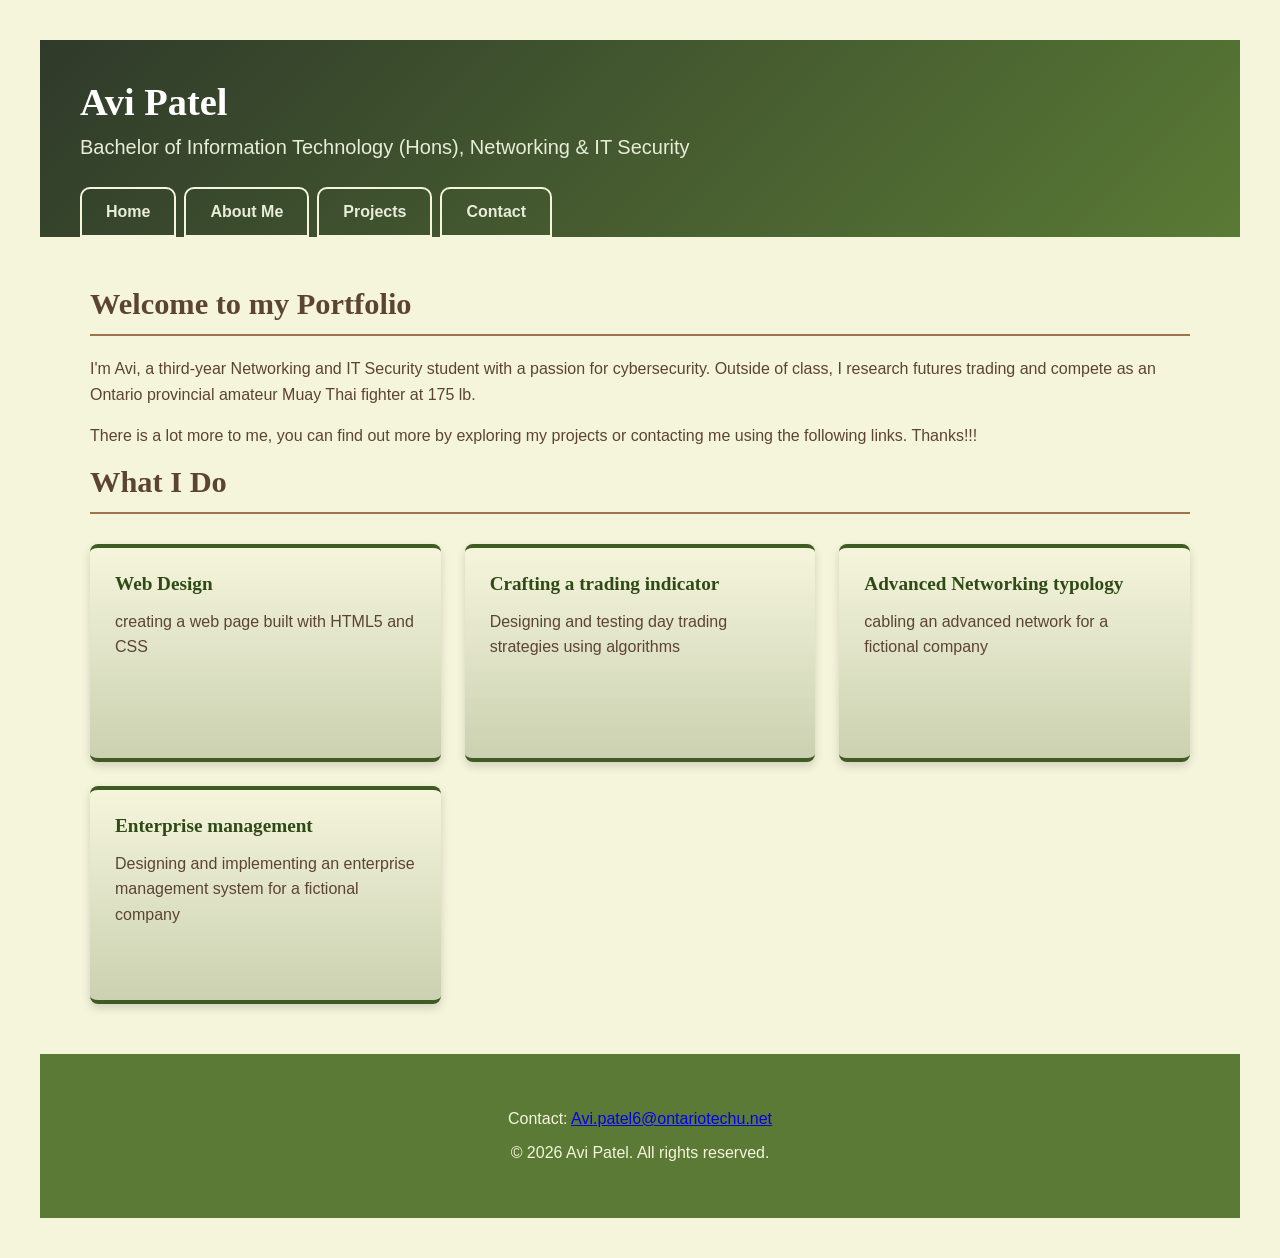
<file: index.html>
<!DOCTYPE html>
<html lang="en">
<head>
    <meta charset="utf-8">
    <meta name="viewport" content="width=device-width">
    <!--ts is the first page to be worked on -->
    <title>Portfolio Home Page</title> 
    <!--Home page which will have diffrent tabls and nav option fo all other things-->
    <link rel="stylesheet" href="style.css">

</head>

<body>
    <header>
    <h1>Avi Patel</h1>
    <p>Bachelor of Information Technology (Hons), Networking & IT Security</p>
        <nav>
            <ul>
                <li><a href="index.html">Home</a></li>
                <li><a href="about.html">About Me</a></li>
                <li><a href="projects.html">Projects</a></li>
                <li><a href="contact.html">Contact</a></li>
            </ul>
        </nav>
    </header>

    <main>
        <h2>Welcome to my Portfolio</h2>  <!-- ADD a border/ line under ts heading -->
        <p>I'm Avi, a third-year Networking and IT Security student with a passion for cybersecurity. Outside of class, I research futures trading and compete as an Ontario provincial amateur Muay Thai fighter at 175 lb.</p>
        <p>There is a lot more to me, you can find out more by exploring my projects or contacting me using the following links. Thanks!!!</p>


        <h2>What I Do</h2> <!-- ADD a border/ line under ts too -->
        <section class="cards">
            <a class="card" href="projects.html">
                <h3>Web Design</h3>
                <p>creating a web page built with HTML5 and CSS</p>
            </a>

            <a class="card" href="projects.html">
                <h3>Crafting a trading indicator</h3>
                <p>Designing and testing day trading strategies using algorithms</p>
            </a>

            <a class="card" href="projects.html">
                <h3>Advanced Networking typology</h3>
                <p>cabling an advanced network for a fictional company</p>
            </a>

            <a class="card" href="projects.html">
                <h3>Enterprise management</h3>
                <p>Designing and implementing an enterprise management system for a fictional company</p>
            </a>
    </section>
    



</main>

<!--The footer shows the contact email and copyright-->
<footer id="footer">
    <p>Contact: <a href="mailto:Avi.patel6@ontariotechu.net">Avi.patel6@ontariotechu.net</a></p>
<p>© 2026 Avi Patel. All rights reserved.</p>
</footer>


</body>
</html>
</file>
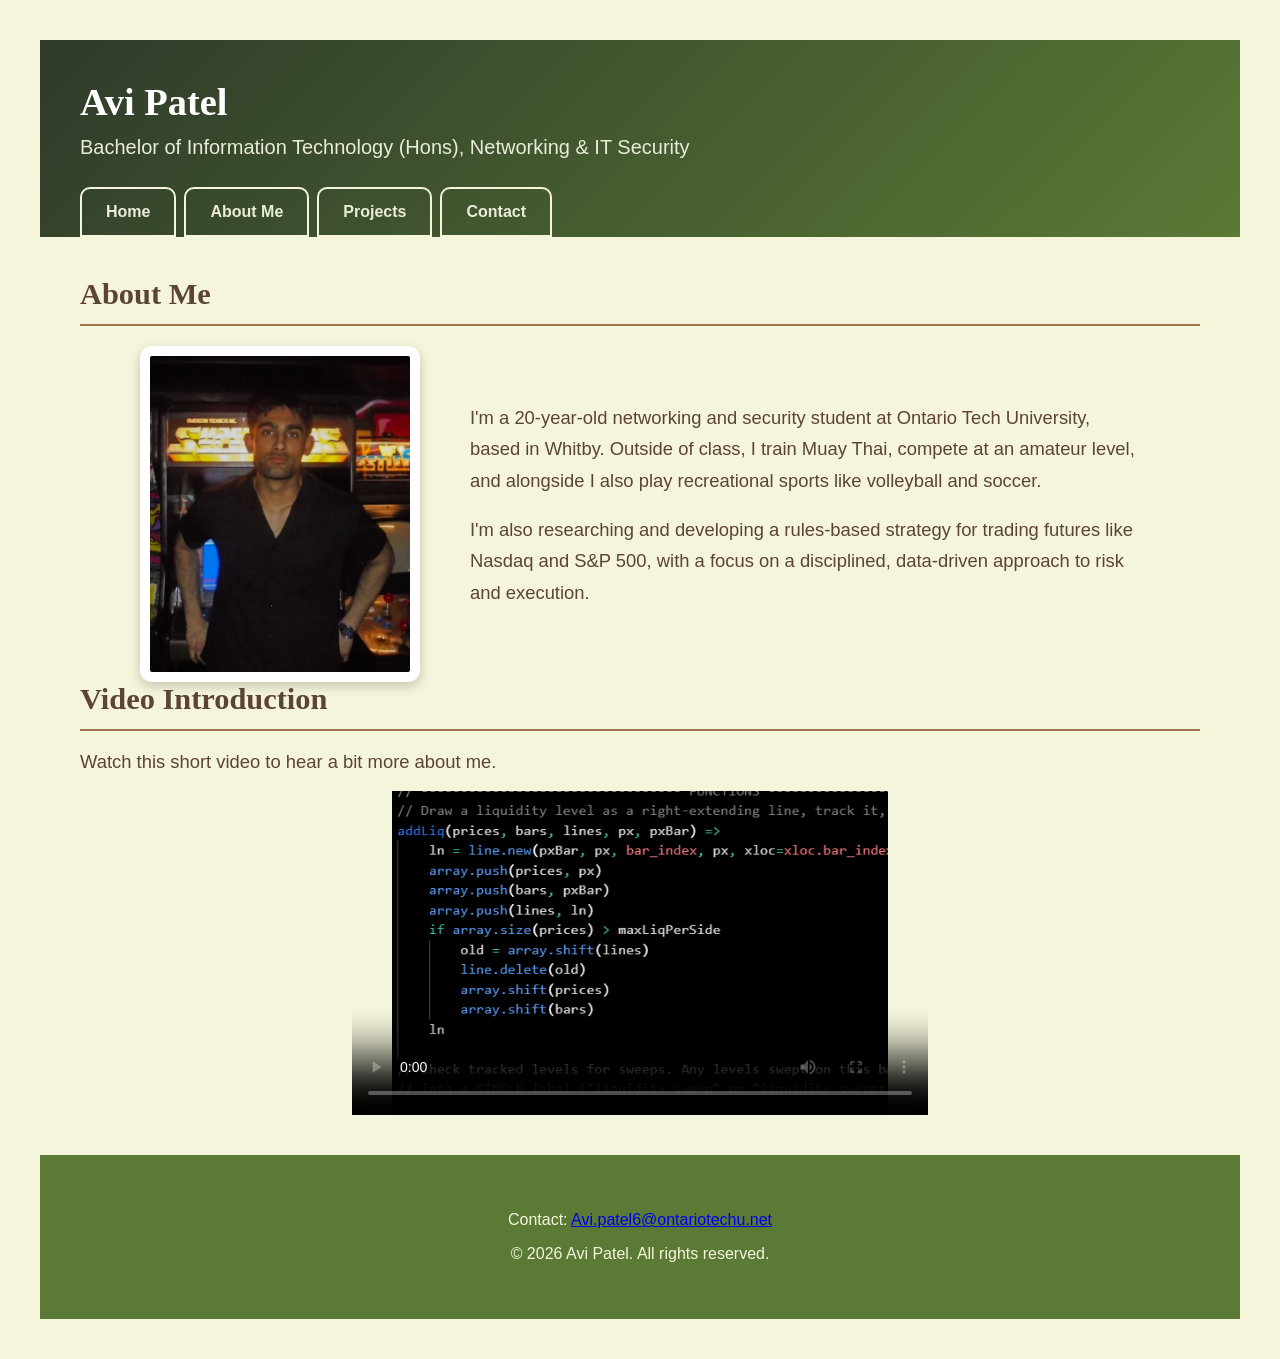
<file: about.html>
<!DOCTYPE html>
<html lang="en">
<head>
    <meta charset="utf-8">
    <meta name="viewport" content="width=device-width">
    <!--ts is the first page to be worked on -->
    <title>About Me</title> 
    <!--Home page which will have diffrent tabls and nav option fo all other things-->
<link rel="stylesheet" href="style.css">

</head>

<body>
    <header>
    
    <h1>Avi Patel</h1>
    <p>Bachelor of Information Technology (Hons), Networking & IT Security</p>

        <nav>
            <ul>
                <li><a href="index.html">Home</a></li>
                <li><a href="about.html">About Me</a></li>
                <li><a href="projects.html">Projects</a></li>
                <li><a href="contact.html">Contact</a></li>
            </ul>
        </nav>
    </header>

    <div class="about-me"> <!-- div for the whole about me content -->
        <h2>About Me</h2>

        <div class="img-and-text"> <!-- div only for the text and image so they can be arranged side by side -->
            <img class="profile-photo" src="img and vid/IMG_5176.JPEG" alt="Photo of Avi Patel">
            <section class = "text-about-me">
                <p>I'm a 20-year-old networking and security student at Ontario Tech University, based in Whitby. Outside of class, I train Muay Thai, compete at an amateur level, and alongside I also play recreational sports like volleyball and soccer.
                <p>I'm also researching and developing a rules-based strategy for trading futures like Nasdaq and S&P 500, with a focus on a disciplined, data-driven approach to risk and execution.</p>
            </section>
        </div>

        <h2>Video Introduction</h2>
        <!-- inline style since it should apply js for ts line -->
        <p style="font-size: 1.15rem;">Watch this short video to hear a bit more about me.</p>

        <section class="about-video">
        <video controls poster="img and vid/preview_img.png">
            <source src="https://www.youtube.com/watch?v=H7wWSXsrndg" type="video/mp4">
        </video>
        </section>

    </div>
    </main>


    <!--The footer shows the contact email and copyright-->
    <footer id="footer">
    <p>Contact: <a href="mailto:Avi.patel6@ontariotechu.net">Avi.patel6@ontariotechu.net</a></p>
    <p>© 2026 Avi Patel. All rights reserved.</p>
    </footer>

</body>
</file>
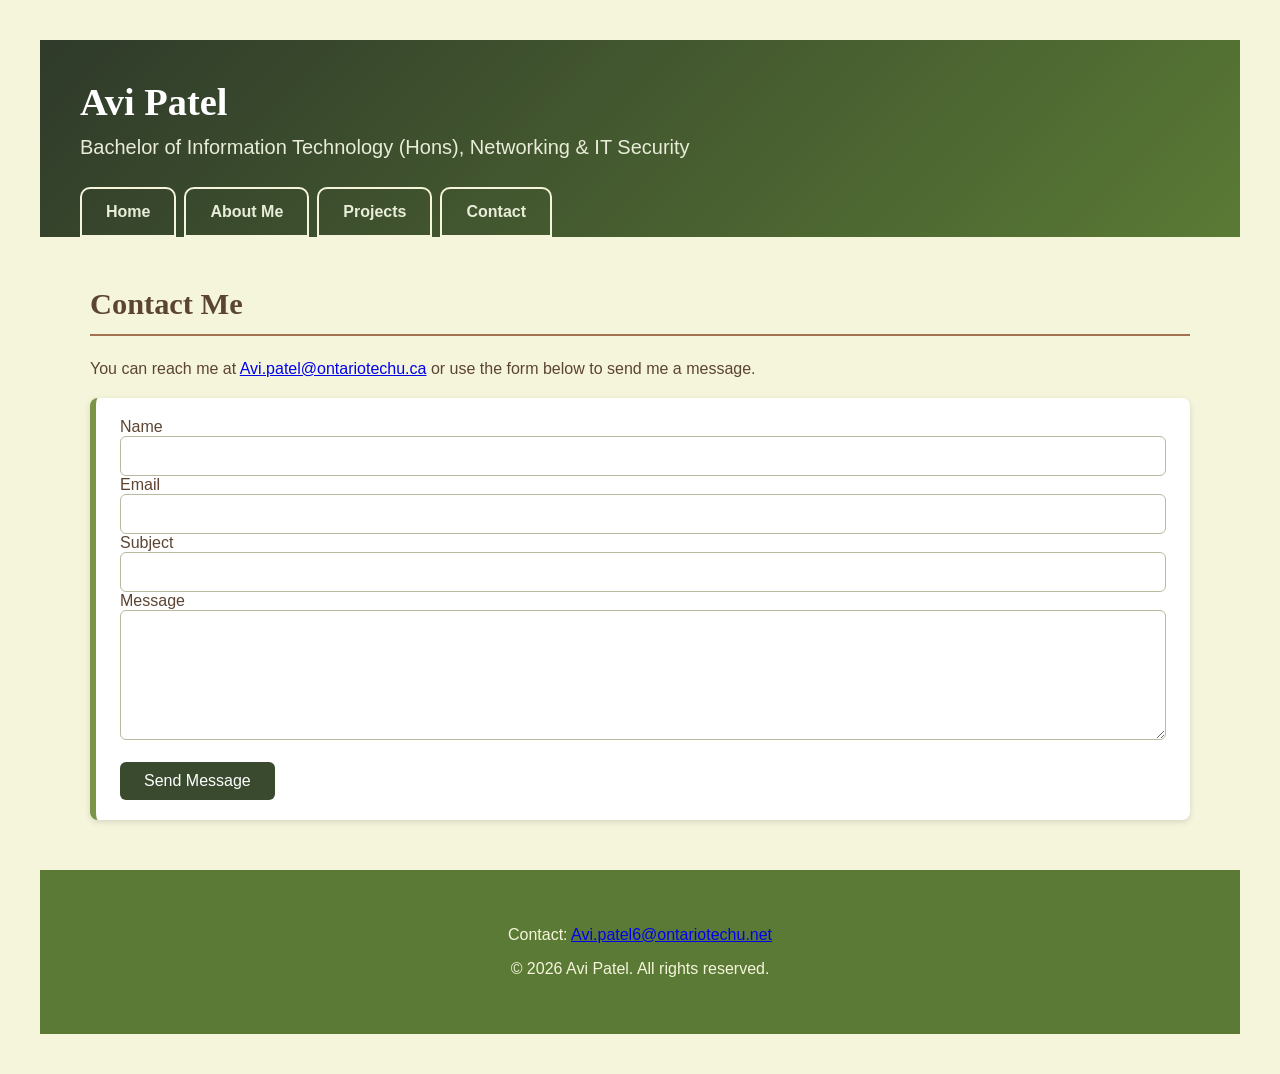
<file: contact.html>
<!DOCTYPE html>
<html lang="en">
<head>
  <meta charset="utf-8">
  <meta name="viewport" content="width=device-width">
  <!--ts is the first page to be worked on -->
  <title>Contact me</title> 
  <!--Home page which will have diffrent tabls and nav option fo all other things-->
<link rel="stylesheet" href="style.css">

</head>

<body>
    <header>
    
    <h1>Avi Patel</h1>
    <p>Bachelor of Information Technology (Hons), Networking & IT Security</p>

        <nav>
            <ul>
                <li><a href="index.html">Home</a></li>
                <li><a href="about.html">About Me</a></li>
                <li><a href="projects.html">Projects</a></li>
                <li><a href="contact.html">Contact</a></li>
            </ul>
        </nav>
    </header>

    
    
  <main>
    <h2>Contact Me</h2>
    <p>You can reach me at <a href="mailto:Avi.patel@ontariotechu.ca">Avi.patel@ontariotechu.ca</a> or use the form below to send me a message.</p>

    <section class="contact-section">
      <form class="contact-form" action="thankyou.html" method="get">
        <label for="name">Name</label>
        <input type="text" id="name" name="name" required>

        <label for="email">Email</label>
        <input type="email" id="email" name="email" required>

        <label for="subject">Subject</label>
        <input type="text" id="subject" name="subject">

        <label for="message">Message</label>
        <textarea id="message" name="message" rows="6" required></textarea>

        <button type="submit">Send Message</button>
      </form>
    </section>
  </main>


<!--The footer shows the contact email and copyright-->
<footer id="footer">
<p>Contact: <a href="mailto:Avi.patel6@ontariotechu.net">Avi.patel6@ontariotechu.net</a></p>
<p>© 2026 Avi Patel. All rights reserved.</p>
</footer>


</body>
</html>
</file>
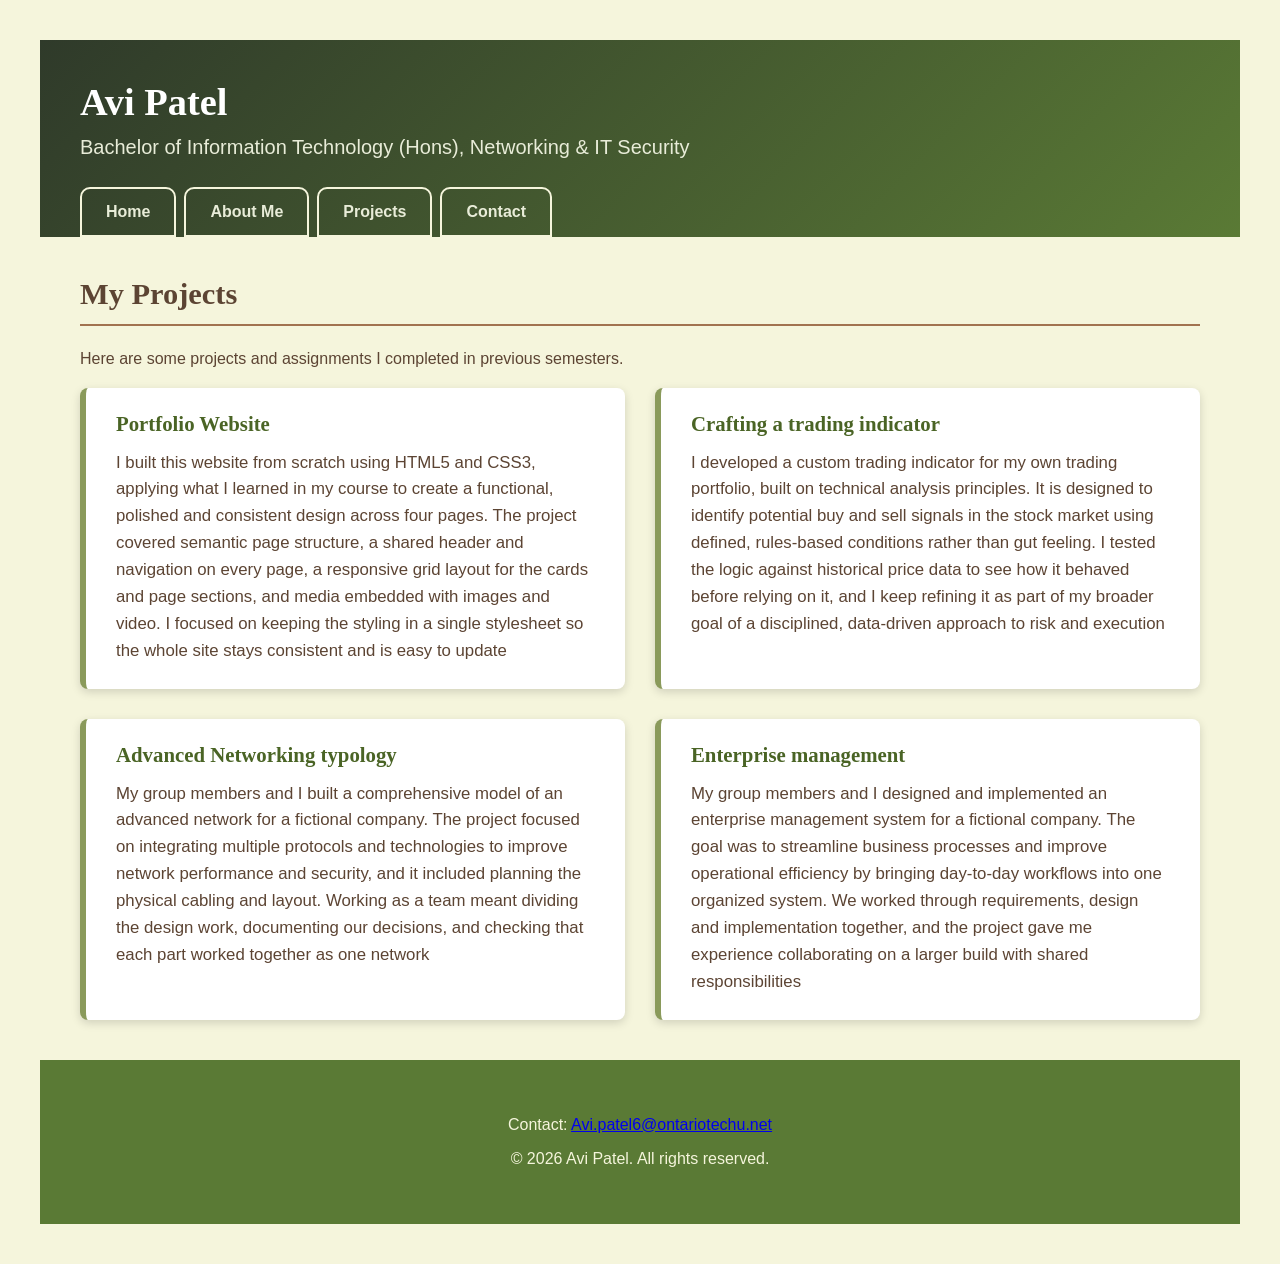
<file: projects.html>
<!DOCTYPE html>
<html lang="en">
<head>
  <meta charset="utf-8">
  <meta name="viewport" content="width=device-width">
  <!--ts is the first page to be worked on -->
  <title>Projects</title> 
  <!--Home page which will have diffrent tabls and nav option fo all other things-->
<link rel="stylesheet" href="style.css">

</head>

<body>
    <header>
    
    <h1>Avi Patel</h1>
    <p>Bachelor of Information Technology (Hons), Networking & IT Security</p>

        <nav>
            <ul>
                <li><a href="index.html">Home</a></li>
                <li><a href="about.html">About Me</a></li>
                <li><a href="projects.html">Projects</a></li>
                <li><a href="contact.html">Contact</a></li>
            </ul>
        </nav>
    </header>


  <main class="projects">
    <h2>My Projects</h2>
    <p>Here are some projects and assignments I completed in previous semesters.</p>

    <section class="project-list">
        <article class="project-card">
            <h3>Portfolio Website</h3>
            <p>I built this website from scratch using HTML5 and CSS3, applying what I learned in my course to create a functional, polished and consistent design across four pages. The project covered semantic page structure, a shared header and navigation on every page, a responsive grid layout for the cards and page sections, and media embedded with images and video. I focused on keeping the styling in a single stylesheet so the whole site stays consistent and is easy to update</p>
        </article>

        <article class="project-card">
            <h3>Crafting a trading indicator</h3>
            <p>I developed a custom trading indicator for my own trading portfolio, built on technical analysis principles. It is designed to identify potential buy and sell signals in the stock market using defined, rules-based conditions rather than gut feeling. I tested the logic against historical price data to see how it behaved before relying on it, and I keep refining it as part of my broader goal of a disciplined, data-driven approach to risk and execution </p>
        </article>

        <article class="project-card">
            <h3>Advanced Networking typology</h3>
            <p>My group members and I built a comprehensive model of an advanced network for a fictional company. The project focused on integrating multiple protocols and technologies to improve network performance and security, and it included planning the physical cabling and layout. Working as a team meant dividing the design work, documenting our decisions, and checking that each part worked together as one network</p>
        </article>

        <article class="project-card">
            <h3>Enterprise management</h3>
            <p>My group members and I designed and implemented an enterprise management system for a fictional company. The goal was to streamline business processes and improve operational efficiency by bringing day-to-day workflows into one organized system. We worked through requirements, design and implementation together, and the project gave me experience collaborating on a larger build with shared responsibilities</p>                
        </article>
    </section>
  </main>


<!--The footer shows the contact email and copyright-->
<footer id="footer">
    <p>Contact: <a href="mailto:Avi.patel6@ontariotechu.net">Avi.patel6@ontariotechu.net</a></p>
    <p>© 2026 Avi Patel. All rights reserved.</p>
</footer>

</body>
</file>
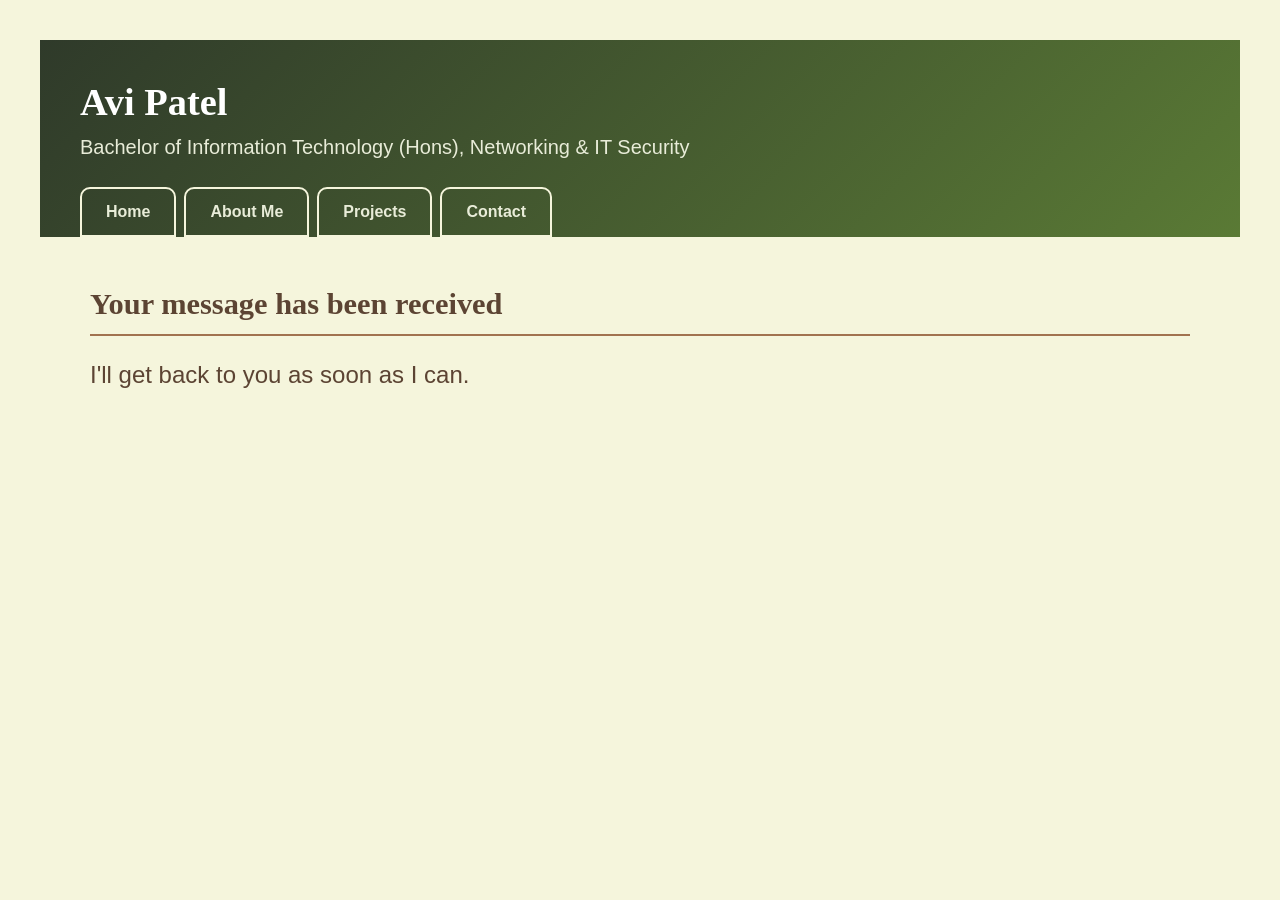
<file: thankyou.html>
<!DOCTYPE html>
<html lang="en">
<head>
  <meta charset="utf-8">
  <meta name="viewport" content="width=device-width">
  <title>response page</title> 
  <link rel="stylesheet" href="style.css">
  <body>
    <header>
      <h1>Avi Patel</h1>
      <p>Bachelor of Information Technology (Hons), Networking & IT Security</p>
      <nav>
        <ul>
          <li><a href="index.html">Home</a></li>
          <li><a href="about.html">About Me</a></li>
          <li><a href="projects.html">Projects</a></li>
          <li><a href="contact.html">Contact</a></li>
        </ul>
      </nav>
    </header>
  </body>

  <main>
    <h2>Your message has been received</h2>  <!-- the same format as the other pages applies -->
    <p style="font-size: 24px;">I'll get back to you as soon as I can.</p>
  </main>

</head>
</html>
</file>
<file: style.css>
/* The following is the formate and style for header and footer */
/* for ALL pages */

header {
    background: linear-gradient(135deg, #2f3a2a 0%, #5a7a35 100%);
    color: #fff;
    padding: 40px 40px 0; /* 0 bottom so the active tab sits on the edge */
}

header h1 {
    margin: 0 0 12px;
    font-family: "Lora", serif;
    font-size: 2.4rem;
    font-weight: 600;
}

header p {
    margin: 0 0 28px;
    color: #e8ecd8;
    font-size: 20px;
}

/* nav list: side by side, no bullets */
nav ul {
    list-style: none;
    margin: 0;
    padding: 0;
    display: flex;
    gap: 8px;
}

/* the tabs */
nav a {
    display: block;
    padding: 14px 24px;
    color: #e8ecd8;
    text-decoration: none;
    font-weight: 600;
    border-radius: 10px 10px 0 0; /* rounded top corners only */
    border: 2px solid transparent; /* invisible border to keep the tabs the same size */
    border-color:#F5F5DC
}

nav a:hover {
    background: #f5f5dc96; /* traslucent beige on hover */
}
 

/* --------------------------------------------------------------- */
/* --------------------------------------------------------------- */
/* brown: 5c4433, olivegreen: 3f5a22, beige: F5F5DC */

/* home page stuff */
body {
    margin: 0;
    font-family: "Segoe UI", Arial, sans-serif;
    background: #F5F5DC;
    color: #5c4433;
    padding: 40px; /* has to be consistent with every page */
}

main {
    padding: 50px;
}

main h2 {
    font-family: "Lora", serif; /* also has to be consistent with every page */
    font-size: 1.9rem;
    color: #5c4433;
    margin: 0 0 20px;
    padding-bottom: 12px;
    border-bottom: 2px solid #a17250;   /* the line under each heading */
}

main p {
    line-height: 1.6;
    margin: 0 0 16px;
}

/* cards */

/* ts will keep all the cards in a  horizontal grid instd of list */
.cards {
    display: grid;
    grid-template-columns: repeat(3, 1fr);   /* 3 equal columns */
    gap: 24px;
    margin-top: 30px;
}

/* ts will give border and gradient to the cards */
.card {
    background: linear-gradient(180deg, #F5F5DC 0%, #3f5a223b 100%);
    border-top: 4px solid #3f5a22; /* dark green top edge */
    border-bottom: 4px solid #3f5a22; /* dark green bottom edge */
    border-radius: 8px;
    padding: 25px;
    min-height: 160px;
    box-shadow: 0 4px 10px rgba(0, 0, 0, 0.15);
}

/* ts will give the text within the cards different color and font to go with the background*/
.card h3 {
    font-family: "Lora", serif;
    color: #2f4a16;
    margin: 0 0 14px;
    font-size: 1.2rem;
}

/* ts will keep the browser form giving p a diffrent margin*/
.card p {
    margin: 0;
}


/* animation for when the card is hovered on*/
.card {
    text-decoration: none; /* removes link underline */
    color: inherit; /* stops the text turning link-blue/purple */
    transition: transform 0.4s; /* smooth transition for the transform property */
}

.card:hover {
    transform: translateY(-10px); /* moves the card up */
}


/* --------------------------------------------------------------- */
/* --------------------------------------------------------------- */
/* About me stuff */

.about-me {
    padding: 40px; /* has to be consistent with every page */
}
.about-me h2 { /* also has to be consistent with every page */
    font-family: "Lora", serif; /* also has to be consistent with every page */
    font-size: 1.9rem;
    color: #5c4433;
    margin: 0 0 20px;
    padding-bottom: 12px;
    border-bottom: 2px solid #a17250;
}

/* photo and text side by side */
.img-and-text {
    display: grid;
    grid-template-columns: 280px 1fr;/* was 400px, photo is smaller now */
    gap: 50px;
    align-items: center; /* text sits level with the middle of the photo */
    max-width: 1000px; /* block never gets wider than this for destop windows */
    margin: 0 auto; /* centers the block */
}


/* photo with padding/frame around it */
.profile-photo {
    display: block;
    width: 100%;
    box-sizing: border-box;
    aspect-ratio: 5 / 6;
    object-fit: cover;
    object-position: center 20%;
    padding: 10px; /* space between photo and border */
    background: #fff; /* makes the padding look like a frame */
    border-radius: 12px;
    box-shadow: 0 4px 12px rgba(0, 0, 0, 0.2);
}


.text-about-me {
    font-size: 1.15rem; /* bigger text to fill the space*/
    line-height: 1.7;
    margin: 0 0 18px;
    max-width: 65ch; /* stops lines getting too wide */
}


/* video with dark frame */
.about-video video {
    display: block;
    width: 45vw; /* 60% of the browser width */
    aspect-ratio: 16 / 9; /* same box shape before and after play */
    margin: 0 auto;

}


/* --------------------------------------------------------------- */
/* --------------------------------------------------------------- */
/* projects page */
.projects {
    padding: 40px; /* has to be consistent with every page */
}

.projects h2 { /* also has to be consistent with every page */
    font-family: "Lora", serif; /* also has to be consistent with every page */
    font-size: 1.9rem;
    color: #5c4433;
    margin: 0 0 20px;
    padding-bottom: 12px;
    border-bottom: 2px solid #a17250;
}


/* 2 columns */
.project-list {
    display: grid;
    grid-template-columns: repeat(2, 1fr);
    gap: 30px;
}

.project-card { 
  background: #fff;
    border-left: 6px solid #8a9a5b;      /* light green left edge */
    border-radius: 8px;
    padding: 24px 30px;
    box-shadow: 0 3px 10px rgba(0, 0, 0, 0.15);
    scroll-margin-top: 20px;             /* keeps spacing when jumped to from the homepage cards */
    transition: transform 0.4s; /* smooth transition for the transform property */
}
.project-card:hover {
    transform: translateY(-10px); /* moves the card up */
}

.project-card h3 { /* this represents the heading for each project card */
    font-family: "Lora", serif;
    font-size: 1.3rem;
    color: #4a6425;
    margin: 0 0 14px;
}

.project-card p {/* this represents the description for each project card */
    margin: 0;
    font-size: 1.05rem;
    line-height: 1.6;
}

/* --------------------------------------------------------------- */
/* --------------------------------------------------------------- */
/* Contact page */
.contact-form { /* ts is for the over all form container */
    background: #ffffff;
    border-left: 6px solid #7a9448;
    border-radius: 8px;
    padding: 20px 24px;
    box-shadow: 0 2px 6px rgba(0, 0, 0, 0.12);
    }


.contact-form input, /* ts will give style to the input and text fields */
.contact-form textarea {
    width: 100%;
    padding: 10px;
    border: 1px solid #b9b9a0;
    border-radius: 6px;
    font-family: inherit;
    font-size: 1rem;
    box-sizing: border-box;
}


.contact-form button { /* ts will give style to the submit button */
    margin-top: 18px;
    padding: 10px 24px;
    background: #3a4a2f;
    color: #ffffff;
    border: none;
    border-radius: 6px;
    font-size: 1rem;
    cursor: pointer;
}

.contact-form button:hover { /* just a simple color change on hover for the submit button */
    background: #5a7a35;
}

.form-success {
    margin-top: 20px;
    padding: 14px 18px;
    background: #e6efd8;
    border: 1px solid var(--green-main);
    border-radius: 6px;
    font-weight: 600;
}

/* --------------------------------------------------------------- */
/* --------------------------------------------------------------- */
/* footer DO NOT CHANGE ANYTHING*/
footer {
    background: #5a7a35;
    color: #F5F5DC;
    padding: 40px; /* has to be consistent with every page */
    text-align: center;
}
</file>
